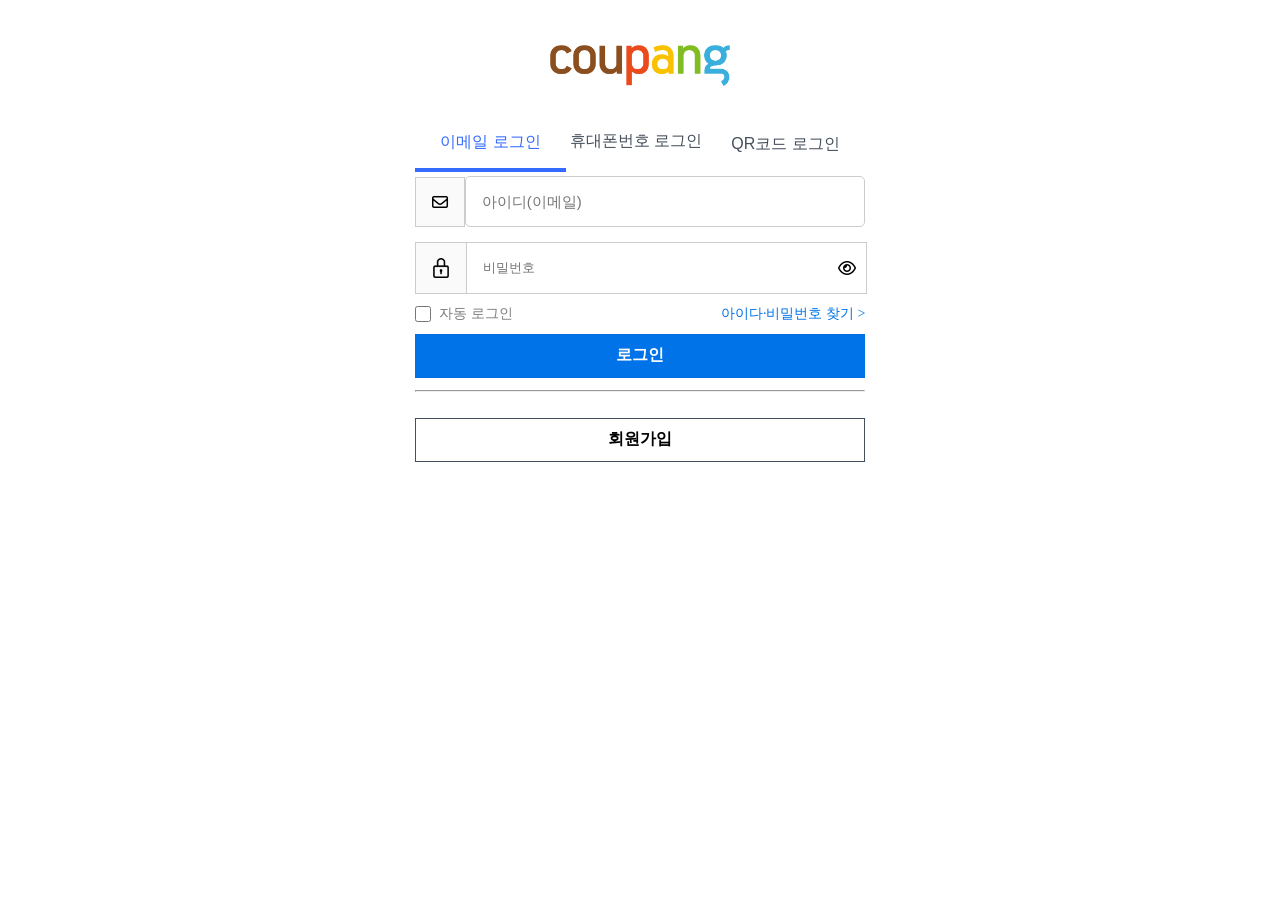
<file: FE/index.html>
<!DOCTYPE html>
<html lang="ko">
  <head>
    <meta charset="UTF-8" />
    <meta name="viewport" content="width=device-width, initial-scale=1.0" />
    <title>Flexbox 연습</title>
    <link rel="stylesheet" href="style.css" />
    <head>
      <link
        rel="stylesheet"
        href="https://cdnjs.cloudflare.com/ajax/libs/font-awesome/6.4.2/css/all.min.css"
      />
    </head>
  </head>
  <body>
    <div class="logo-container">
      <a href=" https://iii.ad/41a269" target="_blank">
        <img id="img" src="/FE/images/쿠팡.png" alt="쿠팡 로고사진" />
      </a>
    </div>

    <div class="login">
      <span class="login1 login">이메일 로그인</span>
      <a href="/FE/index1.html" class="a1"><span class="login2 login">휴대폰번호 로그인</span></a>
      <span class="login3 login">QR코드 로그인</span>
    </div>

    <form>
      <div class="from">
        <div class="inputemail">
          <span class="emoji"><i class="fa-regular fa-envelope"> </i></span>
          <input id="input" type="email" placeholder="아이디(이메일)" />
        </div>
        <div class="password">
          <span class="e">
            <img id="img1" src="/FE/images/자물쇠.png" />
          </span>
          <input class="ps" type="password" placeholder="비밀번호" />
          <span class="x"><i class="fa-regular fa-eye"></i></span>
        </div>
      </div>

      <div class="otl">
        <div class="otolg">
          <input type="checkbox" id="checkbox" />
          <span class="text">자동 로그인</span>
        </div>
        <div class="tamsek">
          <span class="te">아이다·비밀번호 찾기 ></span>
        </div>
      </div>
      <div class="lbt">
        <button id="lbt"><strong>로그인</strong></button>
        <Hr class="hr"></Hr>
        <button id="lbt1"><strong>회원가입</strong></button>
      </div>
    </form>
  </body>
  
</html>
</file>
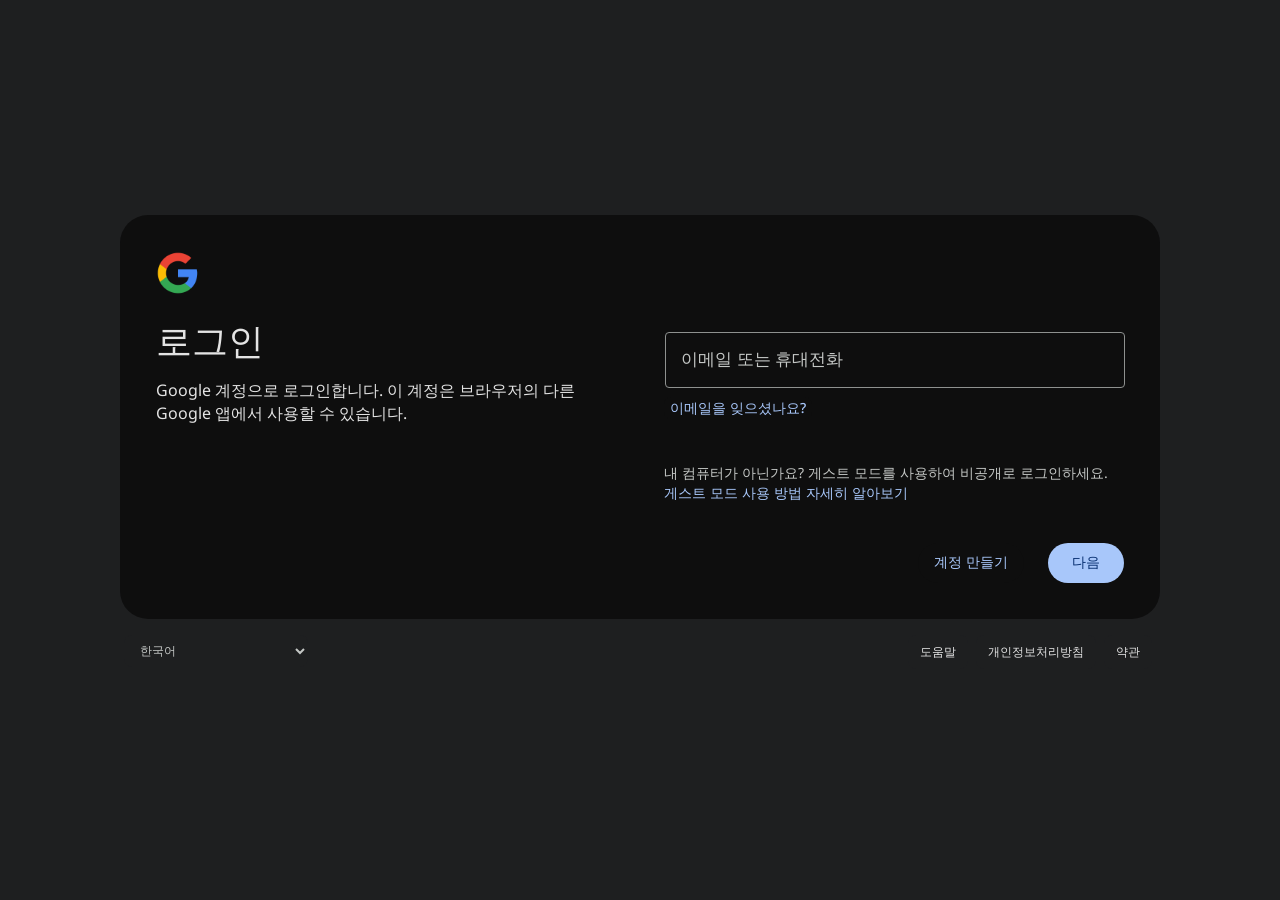
<file: jeongsujin/index.html>
<!DOCTYPE html>
<html lang="ko">

<head>
    <meta charset="UTF-8">
    <meta name="viewport" content="width=device-width, initial-scale=1.0">
    <link rel="preconnect" href="https://fonts.googleapis.com">
    <link rel="preconnect" href="https://fonts.gstatic.com" crossorigin>
    <link
        href="https://fonts.googleapis.com/css2?family=Noto+Sans:ital,wght@0,100..900;1,100..900&family=Open+Sans:ital,wght@0,300..800;1,300..800&display=swap"
        rel="stylesheet">
    <title>로그인 - Google 계정</title>
    <link rel="icon" href="favicon_google.png" type="image/png">
    <link rel="stylesheet" href="style.css">

</head>

<body>
    <div class="외부">
        <div class="all">
            <div class="위">
                <div class="왼">
                    <img src="google.png" width="44" height="44" class="logo">


                    <div class="로그인"><a>
                            <h1>로그인</h1>
                        </a>
                    </div>

                    <div class="안내문자">Google 계정으로 로그인합니다. 이 계정은 브라우저의 다른 Google 앱에서 사용할 수 있습니다.
                    </div>
                </div>

                <div class="오">
                    <div class="이메일영역">
                        <div class="입력창">
                            <input type="text" placeholder="이메일 또는 휴대전화" class="입력">
                        </div>
                        <div class="이메일">
                            <button type="button" class="이메일을잊엇니"><a href="#">이메일을 잊으셨나요?</a></button>
                        </div>
                    </div>

                    <div class="너꺼아님">
                        내 컴퓨터가 아닌가요? 게스트 모드를 사용하여 비공개로 로그인하세요. <a href="#">게스트 모드 사용 방법 자세히 알아보기</a>
                    </div>
                </div>
            </div>
            <div class="아래">
                <button type="button" class="계정">계정 만들기</button>
                <button type="button" class="다음">다음</button>
            </div>
            <br>

        </div>
        <div class="나머지">
            <div class="언어선택">
                <select>
                    <option value="한국어">한국어</option>
                </select>
            </div>
            <br>
            <ul class="세개">
                <li><a class="도움말" href="#">도움말</a></li>
                <li><a class="개인정보" href="#">개인정보처리방침</a></li>
                <li><a class="약관" href="#">약관</a></li>
            </ul>
        </div>
    </div>
</body>

</html>
</file>
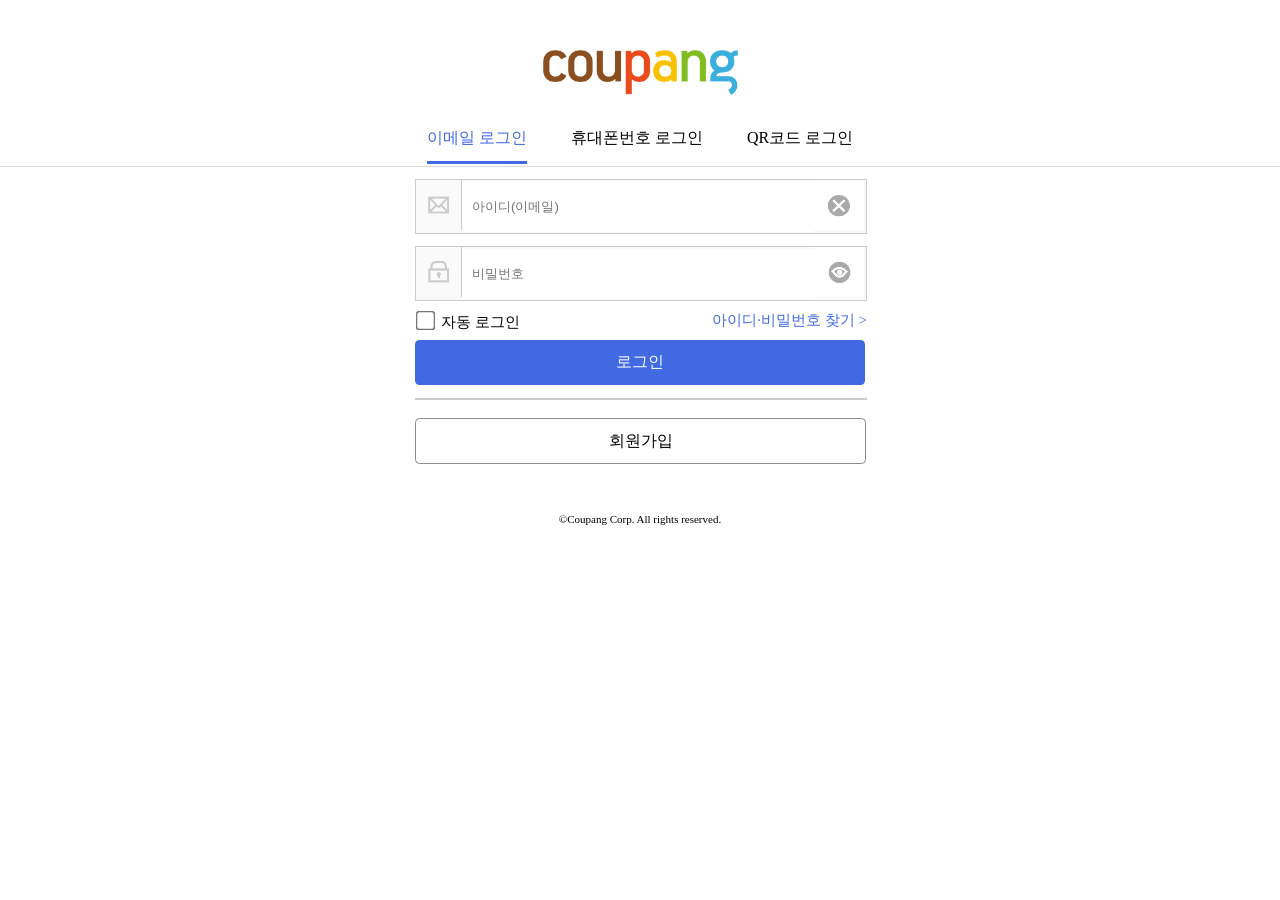
<file: index1.html>
<!DOCTYPE html>

<html>
    <head>
        <meta charset="utf-8">
        <title>로그인</title>
        <link rel="stylesheet" href="style1.css">
        <link rel="stylesheet" href="reset.css">
    </head>
    <body>
        <header>
            <h1><a href="https://www.coupang.com/"><img src="Coupang_logo.svg.png" width="195" height="45" alt="쿠팡로고" ></a></h1>
            <h1>
                <ul>
                    <a href="index1.html" class="email">이메일 로그인</a>
                    <a href="index2.html" class="pn">휴대폰번호 로그인</a>
                    <a href="index3.html" class="QR">QR코드 로그인</a> 
                </ul>               
            </h1>
        </header>
        <main>
            <form action="#" method="post" id="loginfrm">
                <fieldset>
                    <legend class="skip">로그인 양식</legend>
                    <ul>
                        <li>
                            <span class="id_bg"> <img src="Coupang_id.png" alt="id"> </span>
                            <span><input type="text" name="user_id" placeholder="아이디(이메일)"></span>
                            <div><img src="Coupang_id1.png" alt="id1"></div>
                        </li>
                        <li>
                            <span class="pw_bg"> <img src="Coupang_pw.png" alt="pw"> </span>
                            <span><input type="password" name="user_pw" placeholder="비밀번호"></span>
                            <span class="pw_show_hide"></span>
                            <div><img src="Coupang_pw1.png" alt="pw1"></div>
                        </li>
                    </ul>
                    <div class="btm">
                        <p>
                            <label>
                                <input type="checkbox" name="login_y" id="login_y">
                                <span>자동 로그인</span>
                            </label>
                        </p>
                        <a href="#" class="idpw_search">아이디∙비밀번호 찾기 ></a>
                    </div>
                    <button type="submit" id="login_btn">로그인</button>
                    <hr>
                </fieldset>
            </form>
            <div class="join">
                <a href="https://login.coupang.com/login/memberJoinFrm.pang" class="join_link">회원가입</a>
            </div>
        </main>
        <footer>
            <p>©Coupang Corp. All rights reserved.</p>
        </footer>
    </body>
</html>
</file>
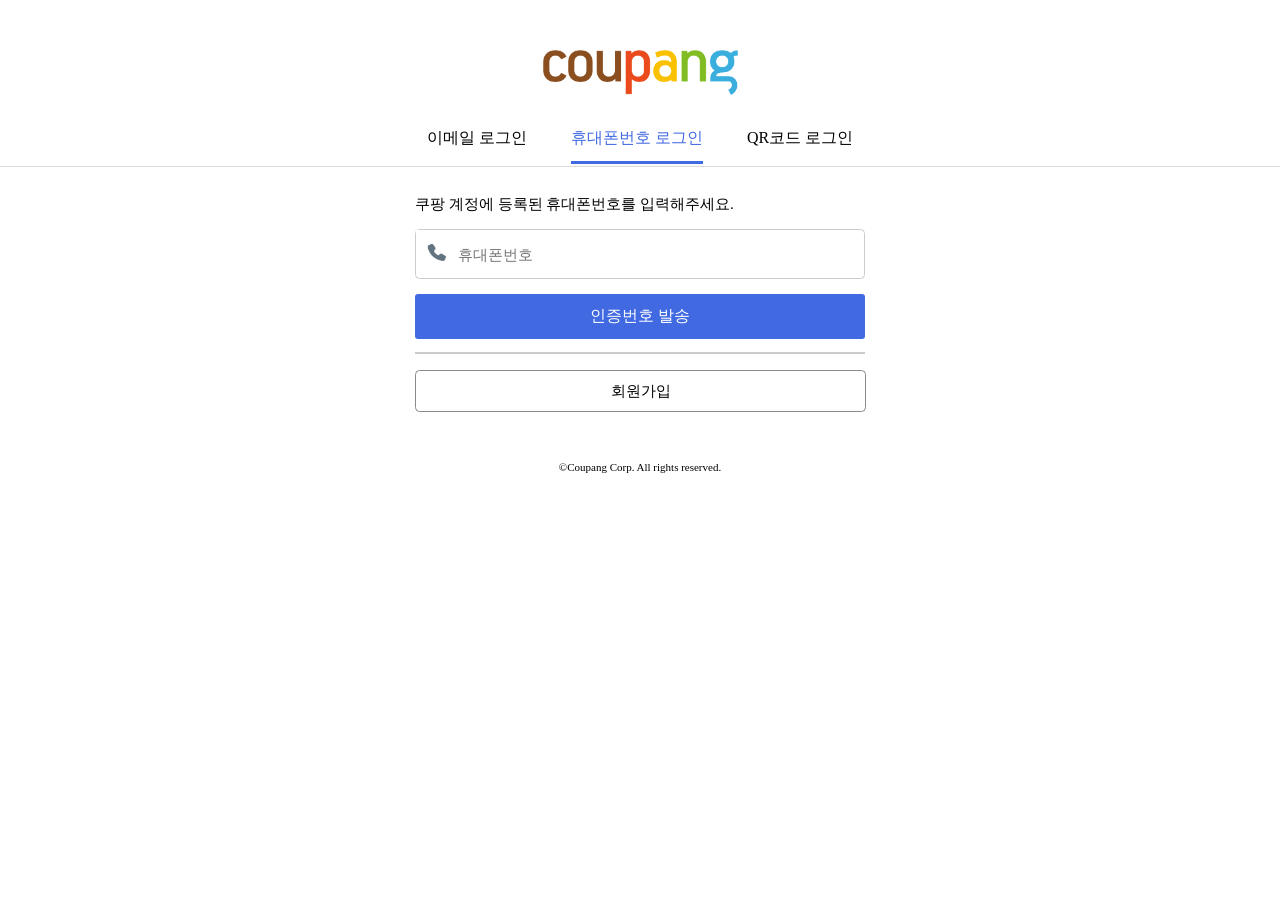
<file: index2.html>
<!DOCTYPE html>

<html>
    <head>
        <meta charset="utf-8">
        <title>로그인</title>
        <link rel="stylesheet" href="style2.css">
        <link rel="stylesheet" href="reset.css">
    </head>
    <body>
        <header>
            <h1><a href="https://www.coupang.com/"><img src="Coupang_logo.svg.png" width="195" height="45" alt="쿠팡로고" ></a></h1>
            <h1>
                <ul>
                    <a href="index1.html" class="email">이메일 로그인</a>
                    <a href="index2.html" class="pn">휴대폰번호 로그인</a>
                    <a href="index3.html" class="QR">QR코드 로그인</a> 
                </ul>               
            </h1>
        </header>
        <main>
            <form action="#" method="post" id="loginfrm">
                <fieldset>
                    <legend class="skip">로그인 양식</legend>
                    <div>쿠팡 계정에 등록된 휴대폰번호를 입력해주세요.</div>
                    <ul>
                        <li>
                            <span class="id_bg"> <img src="Coupang_pn.png" alt="pn"> </span>
                            <span><input type="text" name="user_id" placeholder="휴대폰번호"></span>
                        </li>
                    </ul>
                    <button type="submit" id="num_btn">인증번호 발송</button>
                    <hr>
                </fieldset>
            </form>
            <div class="join">
                <a href="https://login.coupang.com/login/memberJoinFrm.pang" class="join_link">회원가입</a>
            </div>
        </main>
        <footer>
            <p>©Coupang Corp. All rights reserved.</p>
        </footer>
    </body>
</html>
</file>
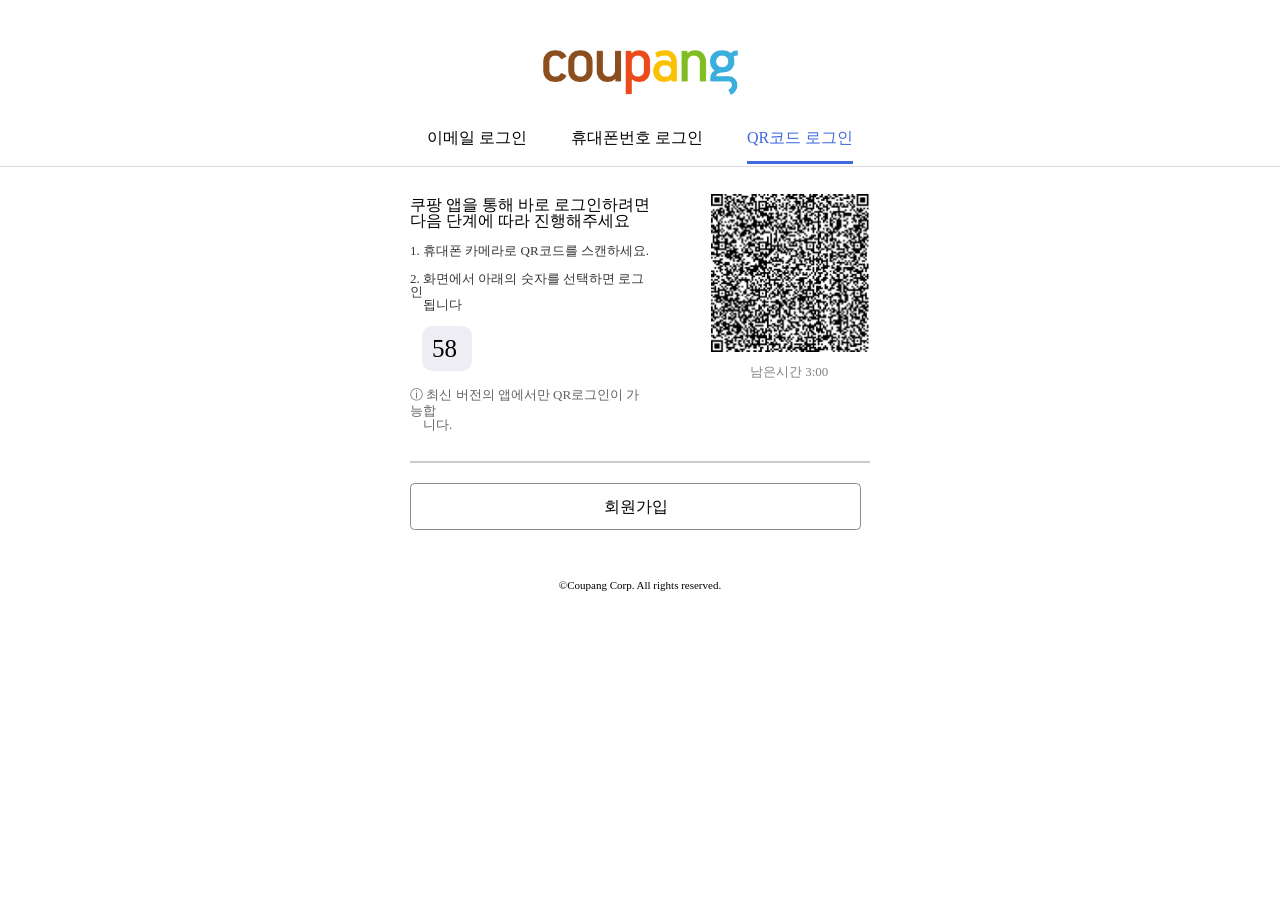
<file: index3.html>
<!DOCTYPE html>

<html>
    <head>
        <meta charset="utf-8">
        <title>로그인</title>
        <link rel="stylesheet" href="style3.css">
        <link rel="stylesheet" href="reset.css">
    </head>
    <body>
        <header>
            <h1><a href="https://www.coupang.com/"><img src="Coupang_logo.svg.png" width="195" height="45" alt="쿠팡로고" ></a></h1>
            <h1>
                <ul>
                    <a href="index1.html" class="email">이메일 로그인</a>
                    <a href="index2.html" class="pn">휴대폰번호 로그인</a>
                    <a href="index3.html" class="QR">QR코드 로그인</a> 
                </ul>               
            </h1>
        </header>
        <main>
            <div class="top">
                <div class="info">
                    <h2>쿠팡 앱을 통해 바로 로그인하려면 <br>다음 단계에 따라 진행해주세요</h2>
                    <ol>
                        <li>1. 휴대폰 카메라로 QR코드를 스캔하세요.</li>
                        <li>2. 화면에서 아래의 숫자를 선택하면 로그인<br><pre>    됩니다</pre></li>
                    </ol>
                    <div class="num">58</div>
                    <span>ⓘ 최신 버전의 앱에서만 QR로그인이 가능합<pre>    니다.</pre></span>
                </div>
                <div class="qr">
                    <img src="Coupang_QR.png" alt="QR">
                    <p>남은시간 3:00</p>
                </div>
            </div>
            <hr>
            <div class="join">
                <a href="https://login.coupang.com/login/memberJoinFrm.pang" class="join_link">회원가입</a>
            </div>
        </main>
        <footer>
            <p>©Coupang Corp. All rights reserved.</p>
        </footer>
    </body>
</html>
</file>
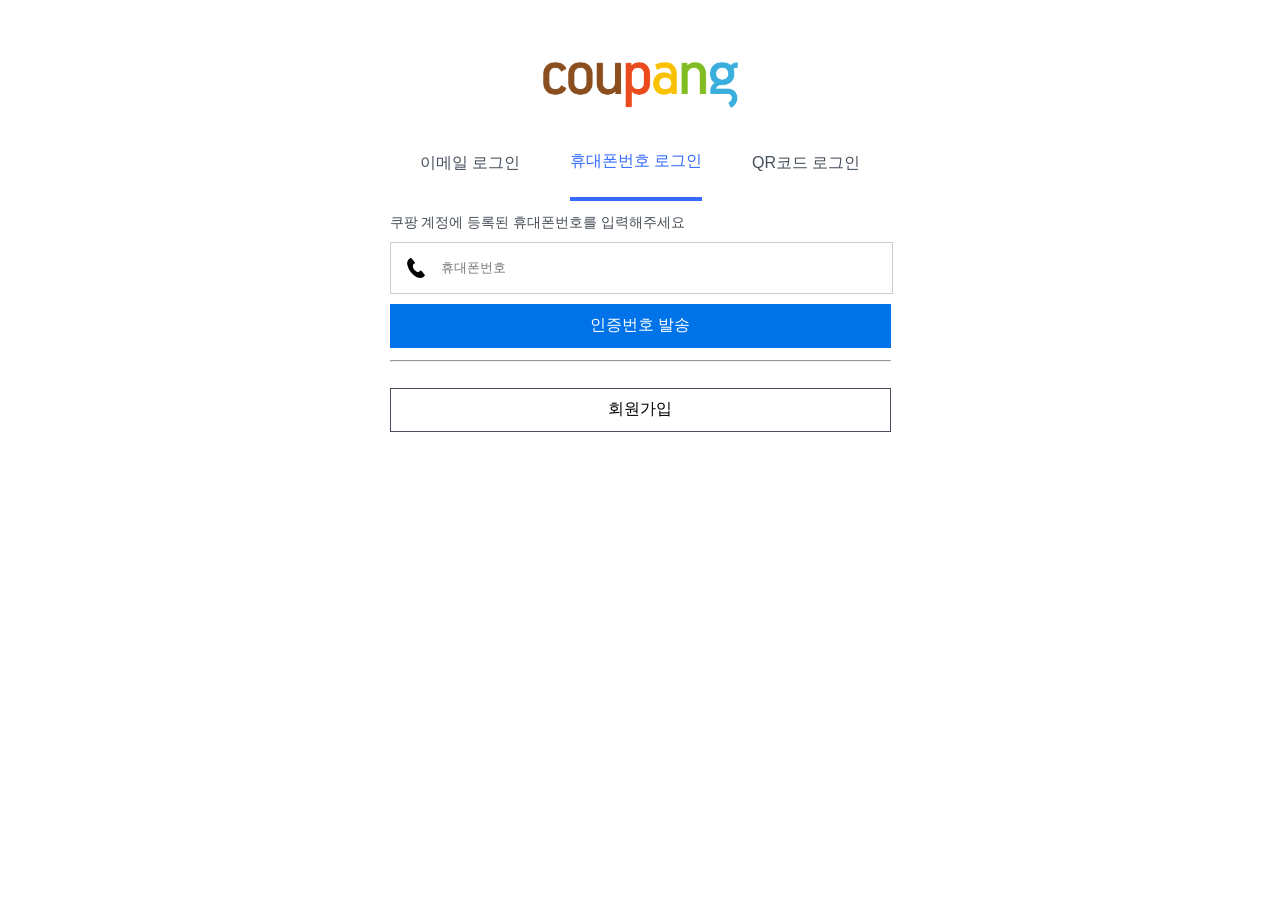
<file: FE/index1.html>
<!DOCTYPE html>
<html lang="ko">
  <head>
    <meta charset="UTF-8" />
    <meta name="viewport" content="width=device-width, initial-scale=1.0" />
    <title>Flexbox 연습</title>
    <link rel="stylesheet" href="style1.css" />
    <link
        rel="stylesheet"
        href="https://cdnjs.cloudflare.com/ajax/libs/font-awesome/6.4.2/css/all.min.css">
  </head>
  <body>
    <div class="logo-container">
      <a href=" https://iii.ad/41a269" target="_blank">
        <img id="img" src="/FE/images/쿠팡.png" alt="쿠팡 로고사진" />
      </a>
    </div>

    <div class="login">
      <span class="login1 login"><a href="/FE/index.html" class="a0">이메일 로그인</span></a>
      <a href="/FE/index1.html" class="a1"
        ><span class="login2 login">휴대폰번호 로그인</span></a
      >
      <span class="login3 login">QR코드 로그인</span> 
    </div>
    <div class="text">쿠팡 계정에 등록된 휴대폰번호를 입력해주세요</div>
    <div class="password">
      <span class="e">
        <img id="img1" src="/FE/images/전화.png" />
      </span>
      <input class="ps" type="password" placeholder="휴대폰번호" />
      <span class="x"></span>
    </div>
    <div class="lbt">
      <button id="lbt">인증번호 발송</button>
      <Hr class="hr"></Hr>
      <button id="lbt1">회원가입</button>
    </div>
  </body>
</html>
</file>
<file: FE/style.css>
body {
  padding: 0.4vw;
  margin: 0 32vw;
}

.logo-container {
  display: flex;
  justify-content: center;
  align-content: center;
  margin-top: 40px;
  margin-bottom: 30px;
}

#img {
  width: 14vw;
  height: auto;
}

.login {
  display: flex;
  flex-direction: row;
  justify-content: space-between;
  align-items: center;

  font-family: sans-serif;
  color: #454f5b;
  height: 50px;
  padding-bottom: 7px;
}
.login1 {
  padding: 0 2vw;

  color: #346aff;
  border-bottom: 0.3rem solid #346aff;
}
.login2 {
  margin: 0px;
}
.login3 {
  padding: 0 2vw;
}

.inputemail {
  display: flex;

  justify-content: center;
  align-items: center;
  height: 50px;
  width: 100%;
}

#input {
  width: 100%;
  padding: 16px;
  font-size: 16px;
  border: 1px solid #ccc;
  border-radius: 5px;
  box-sizing: border-box;

  flex-grow: 1;
  font-size: 15px;
}

.emoji {
  border: 1px solid #ccc;
  padding: 16px;
  display: flex;
  background-color: #fafafa;
}

.password {
  display: flex;
  justify-content: space-between;
  border: 1px solid #ccc;
  padding: 0%;
  margin: 0%;
  width: 100%;
  height: 50px;
}

.ps {
  border: 0px;
  flex-grow: 3;
  padding: 16px;
}
.e {
  padding: 15px;
  display: flex;
  justify-content: center;
  align-items: center;
  background-color: #fafafa;
  border-right: 1px solid #ccc;
}
#img1 {
  width: 20px;
  height: 20px;
}
.x {
  display: flex;
  align-items: center;
  justify-content: center;
  padding: 10px;
}

.from {
  display: flex;
  flex-direction: column;
  gap: 15px;
}

.otl {
  display: flex;
  justify-content: space-between;
  padding-top: 10px;
}

.otolg {
  display: flex;

  gap: 8px;
  align-items: center;
}
#checkbox {
  margin: 0%;
  height: 20px;
  width: 1.3vw;
}

.text {
  font-size: 14px;
  font-family: sans-serif;
  color: #7d7d7d;
}

.te {
  font-size: 14px;
  color: #0073e9;
}

#lbt {
  width: 100%;
  height: 44px;
  margin-top: 10px;
  background-color: #0073e9;
  border: 0;
  font-size: 16px;
  color: white;
}

.hr {
  margin: 12px 0px 16px;
}

#lbt1 {
  width: 100%;
  height: 44px;
  margin-top: 10px;
  background-color: #ffff;
  border: 1px solid #454f5b;
  font-size: 16px;
}

.a1 {
  text-decoration: none;
}
</file>
<file: jeongsujin/style.css>
body{
    font-family: 'Noto Sans',Arial, Helvetica, sans-serif;
    background-color: #1E1F20;
    text-align: center;
    padding: 20px;
    color:#E3E3E3;
    display: flex;
    justify-content: center;  
    align-items: center;      
    height: 100vh;           
    margin: 0;
}

.이메일영역{
    display: flex;
    flex-direction: column;
    align-items:flex-start;
}
.이메일 {
    width: 460px;
    height: 33.5px;
    padding:9px 0px 3px;
    font-size: 14px;
}
.이메일을잊엇니{
    background: #0E0E0E;
    border:none;
    border-radius: 7px;
    cursor:pointer;
    display: inline-flex;
    align-items: center;
}
.이메일을잊엇니 a{ 
    text-decoration: none;
    color:#A8C7FA;
    font-weight: 500;
    font-size: 14px;
    font-family: 'Noto Sans',Arial, Helvetica, sans-serif;
}
.이메일을잊엇니:hover {
    background-color: #1B1D21;
}

.계정  {
    background-color:#0E0E0E;
    color:#A8C7FA;
    border:none;
    border-radius:24px;
    font-size: 14px;
    font-weight: 500;
    cursor: pointer;
    height: 40px;
    padding:0px 16px;
    margin: 38px 0 6px;
}

.계정:hover {
    background-color: #141517;
}

.다음 {
    background-color:#A8C7FA;
    color: #062E6F;
    border:none;
    border-radius:24px;
    font-size:14px;
    font-weight: 500;
    cursor: pointer;
    height: 40px;
    padding:0px 24px;
    margin: 38px 0 6px 24px;
}

.다음:hover {
    background-color: #B6D0FB;
}

.logo {
    display: flex;
    position:relative;
    
    
}

.입력창 {
    padding:8px 0px 0px;
}

.입력 {
    width:460px;
    height:56px;
    background-color: #0E0E0E;
    border:1px solid #8E918F;
    border-radius: 4px;
    padding:13px 15px;
    margin:1px 1px 0px;
    font-size: 17px;
    color:#C4C7C5;
}

.입력:focus {
    border:2px solid #A8C7FA;
    outline:none;
}

.입력::placeholder {
    color:#C4C7C5;
    font-size: 17px;;
}

*{
    box-sizing: border-box;
}

.all {
    width: 1040px;
    height:403.5px;
    background-color: #0E0E0E;
    border-radius:28px;
    padding: 108px 36px 36px;
    margin:0px 200px;
    display:flex;
    flex-direction: column;
    gap:24;
}

.위 {
    display:flex;
    justify-content: space-between;
}

.아래 {
    display:flex;
    justify-content: flex-end;
    
}

.로그인 h1{
    width:460px;
    height:44px;
    line-height: 44px;
    color:#E3E3E3;
    font-size: 36px;
    font-weight: 400;
    text-align: left;
    margin: 24px 0px 0px;
    box-sizing: border-box;
}

.안내문자{
    margin: 16px 0px 0px;
    font-size: 16px;
}

.왼{
    width: 484px;
    height: 253.5px;
    text-align: left;
    margin: -72px 0px 0px;
    padding:0px 24px 0px 0px;
}

.오{
    width: 484px;
    height: 181.5px;
    padding:0px 0px 0px 24px;
    text-align: left;
}

.너꺼아님{
    width: 460px;
    height: 52px;
    padding:9px 0px 3px;
    margin-top: 32px;
    font-size:14px;
    color:#C4C7C5;
}

.너꺼아님 a{ 
    text-decoration: none;
    border:none;
    color:#A8C7FA;
    font-size: 14px;
    cursor:pointer;
    border-radius: 4px;
    font-weight: 550;
    
}

.너꺼아님 a:hover {
  text-decoration: underline; /* 마우스 올리면 밑줄 생김 */
}

.나머지{
    display:flex;
    justify-content: space-between;
    margin: 0 200px;
    padding-right: 16px; 
    color:#E8EAED;
}

.언어선택 select{
    width: 184px;
    display:inline-block;
    background-color:#1E1F20;
    color:#C4C7C5;
    margin: 16px 4px;
    padding:8px 12px;
    border-radius: 8px;
    font-size: 12px;
    font-weight: 500;
    cursor:pointer;
    border:none;
}

.언어선택 select:focus {
    border:2px solid #A8C7FA;
    outline:none;
    
}

.언어선택 select:hover {
    background-color: #2C2D2D;
    cursor: pointer;
}

.세개{
    display: flex;
    list-style: none;
    margin: 0 -12px;
}

.도움말, .개인정보, .약관{
    background-color: #1E1F20;
    color:#E3E3E3;
    display:inline-block;
    margin: 16px 4px;
    padding:8px 12px;
    text-decoration: none;
    border-radius: 8px;
    font-size: 12px;
    font-weight: 400;
}

.도움말:hover,
.개인정보:hover,
.약관:hover {
    background-color: #2C2D2D;
    cursor: pointer;
}
</file>
<file: style1.css>
header h1 img {
    display: block;
    margin-left: auto;
    margin-right: auto;
    margin-top: 50px;
    margin-bottom: 25px;
}
header h1 ul {
    text-align: center;
    border-bottom: 1px solid rgb(220, 220, 220);
    padding-top: 10px;
    padding-bottom: 20px;
    font-size: 16px;
    font-weight: 300;
}
header h1 ul a {
    color: black;
    text-decoration: none;
    margin-left: 20px;
    margin-right: 20px;
}
header h1 ul .email {
    color: royalblue;
    border-bottom: 3px solid royalblue;
    padding-top: 10px;
    padding-bottom: 15px;
}

main {
    width: 450px;
    margin-left: auto;
    margin-right: auto;
}

ul li {
    display: flex;
    align-items: center;
    margin-top: 12px;
    width: 450px;
    border: 1px solid #ccc;
    background-color: #f9f9f9;
}
ul li span img {
    width: 45px;
    height: 50px;
    border-right: 1px solid #ccc;
}
ul li span input {
    width: 340px;
    height: 48px;
    border: none;
    outline: none;
    padding-left: 10px;
}
ul li div img {
    width: 50px;
    height: 50px;
}

.btm {
    display: flex;
    justify-content: space-between;
    align-items: center;
    margin-top: 10px;
}
.btm input[type="checkbox"] {
    transform: scale(1.5);
    margin-right: 5px;
}
.btm span {
    font-size: 15px;
    font-weight: 200;
}
.btm a {
    color:royalblue;
    text-decoration: none;
    font-size: 15px;
    font-weight: 300;
}

button {
    width: 450px;
    height: 45px;
    background-color: royalblue;
    color: white;
    font-size: 16px;
    font-weight: 500;
    border: none;
    border-radius: 4.5px;
    margin-top: 10px;
    margin-bottom: 5px;
}

hr {
    border: 0.5px solid #ccc;
}

main .join {
    width: 449px;
    height: 44px;
    background-color: white;
    font-size: 16px;
    font-weight: 500;
    border: 1px solid rgb(138, 138, 138);
    border-radius: 4.5px;
    margin-top: 10px;
    display: flex;
    justify-content: center;
    align-items: center;
}
main .join a {
    color: black;
    text-decoration: none;
}

footer p {
    text-align: center;
    margin-top: 50px;
    font-size: 11px;
    font-weight: 300;
}
</file>
<file: style2.css>
header h1 img {
    display: block;
    margin-left: auto;
    margin-right: auto;
    margin-top: 50px;
    margin-bottom: 25px;
}
header h1 ul {
    text-align: center;
    border-bottom: 1px solid rgb(220, 220, 220);
    padding-top: 10px;
    padding-bottom: 20px;
    font-size: 16px;
    font-weight: 300;
}
header h1 ul a {
    color: black;
    text-decoration: none;
    margin-left: 20px;
    margin-right: 20px;
}
header h1 ul .pn {
    color: royalblue;
    border-bottom: 3px solid royalblue;
    padding-top: 10px;
    padding-bottom: 15px;
}

main {
    width: 450px;
    margin-left: auto;
    margin-right: auto;
}

main div {
    padding-top: 30px;
    font-size: 15px;
    font-weight: 200;
}

ul li {
    display: flex;
    align-items: center;
    margin-top: 17px;
    width: 448px;
    border: 1px solid #ccc;
    border-radius: 4.5px;
}
ul li :focus {
    outline: none; 
    box-shadow: 0 0 8px royalblue;
    border-color: royalblue;
}
ul li span img {
    width: 40px;
    height: 45px;
}
ul li span input {
    width: 403.5px;
    height: 45px;
    border: none;
    outline: none;
    font-size: 15px;
    color: #ccc;
    border-radius: 4.5px;
}

button {
    width: 450px;
    height: 45px;
    background-color: royalblue;
    color: white;
    font-size: 16px;
    font-weight: 500;
    border: none;
    border-radius: 3px;
    margin-top: 15px;
    margin-bottom: 5px;
}

hr {
    border: 0.5px solid #ccc;
}

main .join {
    width: 449px;
    height: 10px;
    background-color: white;
    border: 1px solid rgb(138, 138, 138);
    border-radius: 4.5px;
    margin-top: 8px;
    display: flex;
    justify-content: center;
    align-items: center;
}
main .join a {
    color: black;
    text-decoration: none;
    font-weight: 400;
    padding-bottom: 30px;
}

footer p {
    text-align: center;
    margin-top: 50px;
    font-size: 11px;
    font-weight: 300;
}
</file>
<file: style3.css>
header h1 img {
    display: block;
    margin-left: auto;
    margin-right: auto;
    margin-top: 50px;
    margin-bottom: 25px;
}
header h1 ul {
    text-align: center;
    border-bottom: 1px solid rgb(220, 220, 220);
    padding-top: 10px;
    padding-bottom: 20px;
    font-size: 16px;
    font-weight: 300;
}
header h1 ul a {
    color: black;
    text-decoration: none;
    margin-left: 20px;
    margin-right: 20px;
}
header h1 ul .QR {
    color: royalblue;
    border-bottom: 3px solid royalblue;
    padding-top: 10px;
    padding-bottom: 15px;
}

main {
    width: 460px;
    margin-left: auto;
    margin-right: auto;
}
.top {
    display: flex;
    align-items: center;
    align-items: flex-start;
    margin-bottom: 30px;
}

.info h2 {
    font-size: 16px;
    font-weight: 400;
    margin-top: 30px;
    margin-bottom: 10px;
}
.info ol li {
    font-size: small;
    font-weight: 300;
    color: #353535;
    margin-top: 15px;
}
.info .num {
    font-size: 25px;
    font-weight: 350;
    width: 30px;
    background-color:rgb(237, 237, 243);
    border: 10px solid rgb(237, 237, 243);
    border-radius: 10px;
    margin: 12px;
    margin-top: 15px;
    margin-bottom: 15px;
}
.info span {
    font-size: small;
    font-weight: 300;
    color: rgb(98, 97, 97);
}

.qr img {
    width: 160px;
    margin-top: 25px;
    margin-left: 60px;
}
.qr p {
    font-size: small;
    font-weight: 300;
    margin-top: 10px;
    margin-left: 100px;
    color: rgb(128, 127, 127);
}

hr {
    border: 0.5px solid #ccc;
}

main .join {
    width: 449px;
    height: 45px;
    background-color: white;
    font-size: 16px;
    font-weight: 500;
    border: 1px solid rgb(138, 138, 138);
    border-radius: 4.5px;
    margin-top: 20px;
    display: flex;
    justify-content: center;
    align-items: center;
}
main .join a {
    color: black;
    text-decoration: none;
}

footer p {
    text-align: center;
    margin-top: 50px;
    font-size: 11px;
    font-weight: 300;
}
</file>
<file: FE/style1.css>
body {
  padding: 0.43%;
  margin-left: 30%;
  margin-right: 30%;
}

.logo-container {
  display: flex;
  justify-content: center;
  align-content: center;
  margin-top: 3rem;
  margin-bottom: 2rem;
}

#img {
  width: 195px;
  height: 46px;
}

.login {
  display: flex;
  flex-direction: row;
  justify-content: space-between;
  align-items: center;

  font-family: sans-serif;
  color: #454f5b;
  height: 50px;
  padding-bottom: 10px;
}
.login1 {
  padding-left: 30px;
  padding-right: 30px;
}
.login2 {
  margin-left: 0px;
  margin-right: 0px;
  color: #346aff;
  border-bottom: 0.3rem solid #346aff;
}
.login3 {
  padding-left: 30px;
  padding-right: 30px;
}

.a1 {
  text-decoration: none;
}
.a0 {
  text-decoration: none;
}

.password {
  display: flex;
  justify-content: space-between;
  border: 1px solid #ccc;
  padding: 0%;
  margin: 0%;
  width: 100%;
  height: 50px;
}

.ps {
  border: 0px;
  flex-grow: 3;
  padding: 16px;
  padding-left: 0%;
}
.e {
  padding: 15px;
  display: flex;
  justify-content: center;
  align-items: center;
}
#img1 {
  width: 20px;
  height: 20px;
}
.x {
  display: flex;
  align-items: center;
  justify-content: center;
  padding: 10px;
}

.text {
  font-size: 14px;
  margin: 10px 0px;
  color: #474e57;
  font-family: sans-serif;
}

#lbt {
  width: 100%;
  height: 44px;
  margin-top: 10px;
  background-color: #0073e9;
  border: 0;
  font-size: 16px;
  color: white;
}

.hr {
  margin: 12px 0px 16px;
}

#lbt1 {
  width: 100%;
  height: 44px;
  margin-top: 10px;
  background-color: #ffff;
  border: 1px solid #454f5b;
  font-size: 16px;
}

a {
  color: inherit;
  text-decoration: none;
}
</file>
